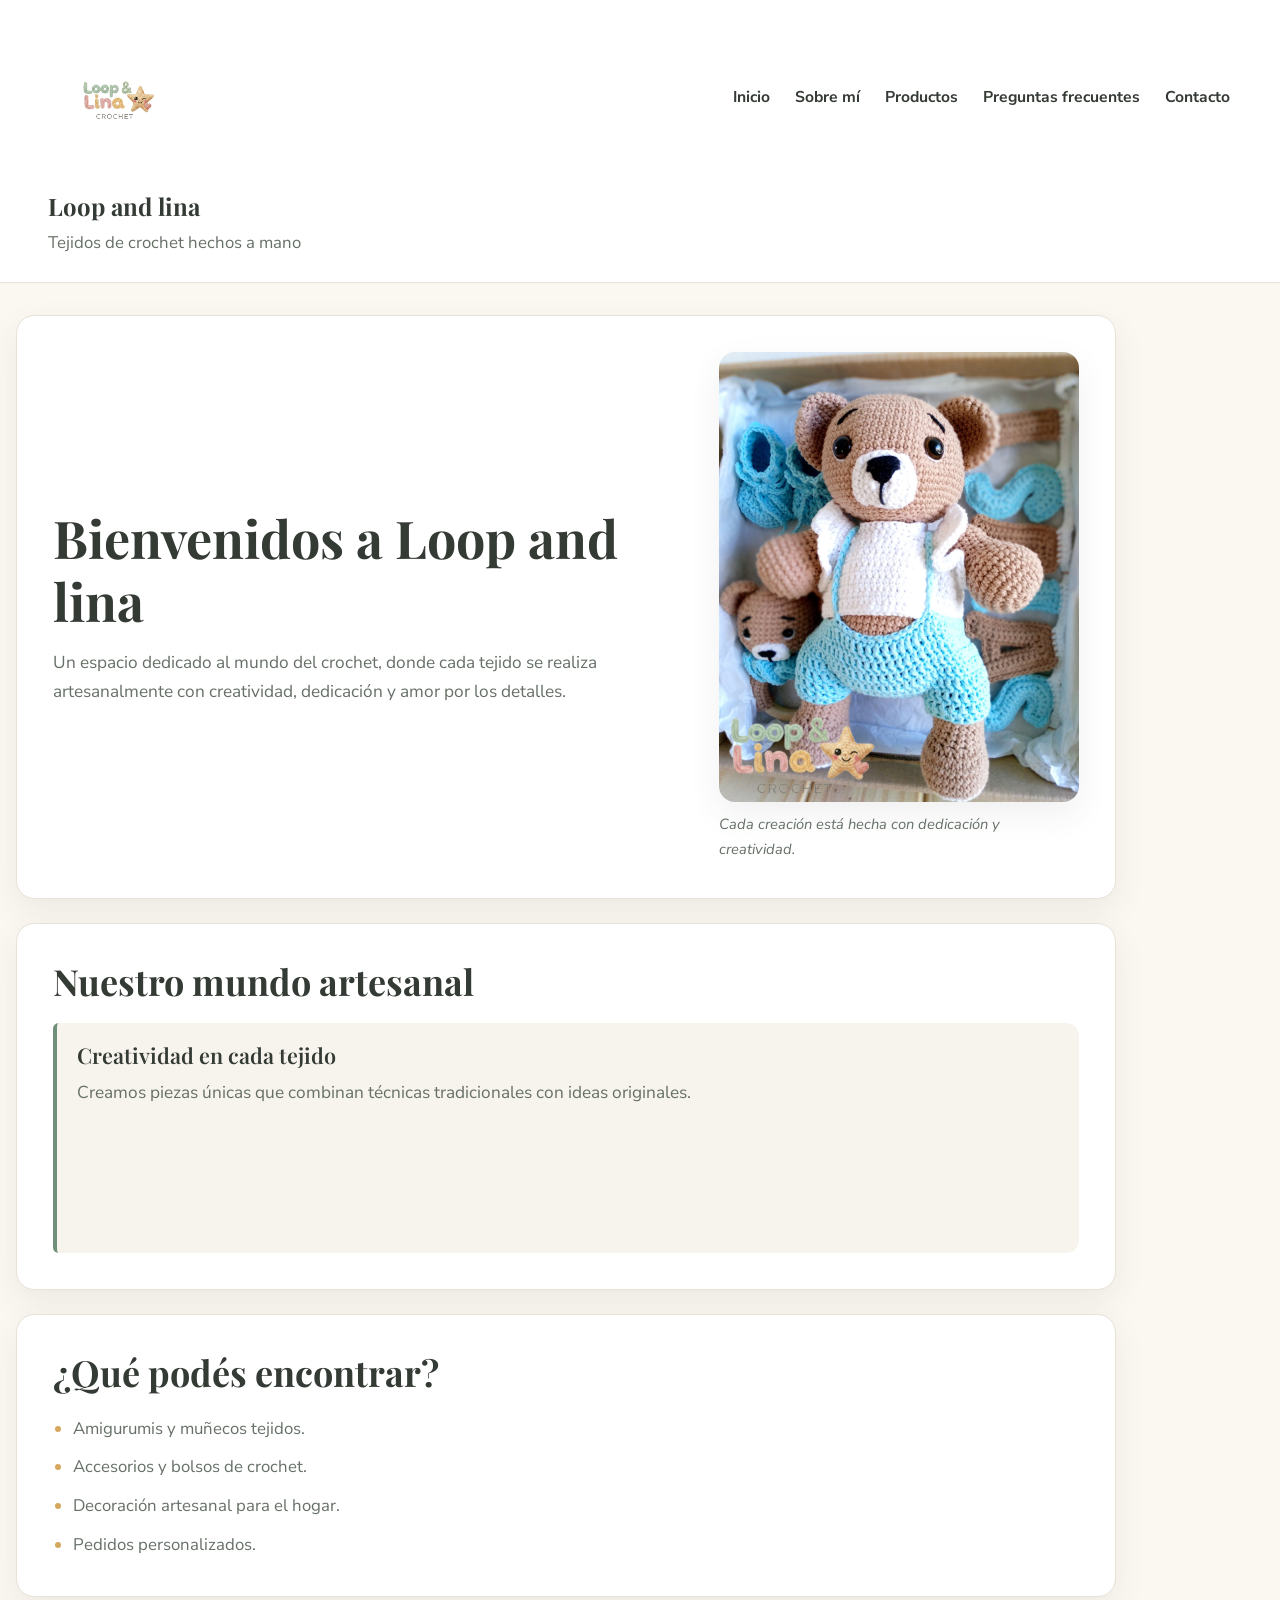
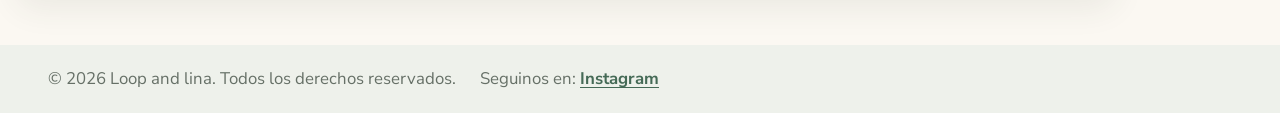
<file: index.html>
<!DOCTYPE html>
<html lang="es">
    <head>
        <meta charset="UTF-8">
        <meta name="viewport" content="width=device-width, initial-scale=1.0">
        <link rel="preconnect" href="https://fonts.googleapis.com">
        <link rel="preconnect" href="https://fonts.gstatic.com" crossorigin>
        <link href="https://fonts.googleapis.com/css2?family=Nunito+Sans:wght@400;500;600;700;800&family=Playfair+Display:wght@600;700&display=swap" rel="stylesheet">
        <link rel="stylesheet" href="./styles/styles.css">
        <title>Loop and lina | Tejidos de Crochet</title>
        <link rel="shortcut icon" href="./assets/logo-loop-and-lina.png" type="image/x-icon">
    </head>
    <body class="site-body">
        <header class="site-header">
            <nav class="primary-nav" aria-label="Navegación principal">
                <a class="brand-logo" href="index.html" aria-label="Ir al inicio">
                    <img src="images/logo-loop-and-lina.png" alt="Loop &amp; Lina Crochet" width="150" class="logo">
                </a>
                <ul>
                    <li><a href="index.html">Inicio</a></li>
                    <li><a href="pages/sobre mi.html">Sobre mí</a></li>
                    <li><a href="pages/productos.html">Productos</a></li>
                    <li><a href="pages/preguntas-frecuentes.html">Preguntas frecuentes</a></li>
                    <li><a href="pages/contacto.html">Contacto</a></li>
                </ul>
            </nav>
            <div class="brand-copy">
                <p>Loop and lina</p>
                <p>Tejidos de crochet hechos a mano</p>
            </div>
        </header>

        <main class="site-main">
            <section class="content-section home-hero">
                <div class="hero-copy">
                    <h1 class="page-title">Bienvenidos a Loop and lina</h1>
                    <p>
                        Un espacio dedicado al mundo del crochet, donde cada
                        tejido se realiza artesanalmente con creatividad,
                        dedicación y amor por los detalles.
                    </p>
                </div>
                <figure class="hero-image">
                    <img
                        src="images/osito-crochet.png"
                        alt="Osito tejido a crochet en tonos beige y celeste, junto a otros amigurumis"
                        width="500"
                    >
                    <figcaption>Cada creación está hecha con dedicación y creatividad.</figcaption>
                </figure>
            </section>

            <section class="content-section">
                <h2>Nuestro mundo artesanal</h2>
                <article class="content-card">
                    <h3>Creatividad en cada tejido</h3>
                    <p>
                        Creamos piezas únicas que combinan técnicas
                        tradicionales con ideas originales.
                    </p>
                </article>
            </section>

            <section class="content-section">
                <h2>¿Qué podés encontrar?</h2>
                <ul class="highlight-list">
                    <li>Amigurumis y muñecos tejidos.</li>
                    <li>Accesorios y bolsos de crochet.</li>
                    <li>Decoración artesanal para el hogar.</li>
                    <li>Pedidos personalizados.</li>
                </ul>
            </section>
        </main>

        <footer class="site-footer">
            <p>&copy; 2026 Loop and lina. Todos los derechos reservados.</p>
            <p>Seguinos en: <a href="https://www.instagram.com/loopandlina/?hl=es-la">Instagram</a></p>
        </footer>
    </body>
</html>
</file>
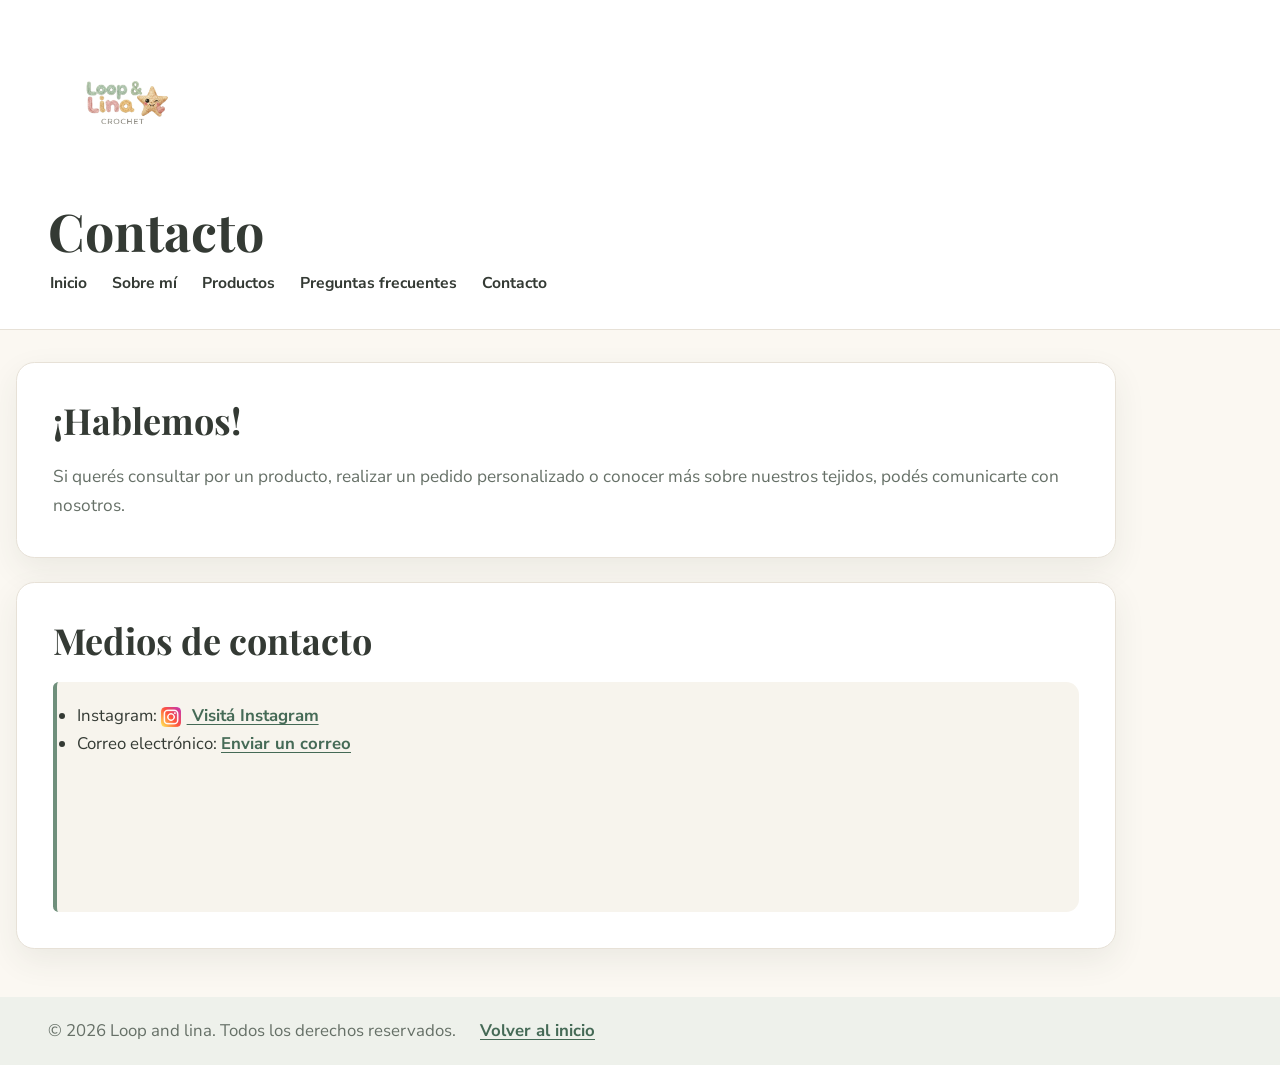
<file: pages/contacto.html>
<!DOCTYPE html>
<html lang="es">
    <head>
        <meta charset="UTF-8">
        <meta name="viewport" content="width=device-width, initial-scale=1.0">
        <link rel="preconnect" href="https://fonts.googleapis.com">
        <link rel="preconnect" href="https://fonts.gstatic.com" crossorigin>
        <link href="https://fonts.googleapis.com/css2?family=Nunito+Sans:wght@400;500;600;700;800&family=Playfair+Display:wght@600;700&display=swap" rel="stylesheet">
        <link rel="stylesheet" href="../styles/styles.css">
        <title>Contacto | Loop and lina</title>
        <link rel="shortcut icon" href="../assets/logo-loop-and-lina.png" type="image/x-icon">
    </head>
    <body class="site-body">

        <header class="site-header">

            <a href="../index.html" aria-label="Ir al inicio"><img src="../images/logo-loop-and-lina.png" alt="Loop &amp; Lina Crochet" width="150"></a>
            <h1 class="page-title">Contacto</h1>
            <nav class="primary-nav" aria-label="Navegación principal">
                <ul>
                    <li><a href="../index.html">Inicio</a></li>
                    <li><a href="sobre mi.html">Sobre mí</a></li>
                    <li><a href="productos.html">Productos</a></li>
                    <li><a href="preguntas-frecuentes.html">Preguntas frecuentes</a></li>
                    <li><a href="contacto.html">Contacto</a></li>
                </ul>
            </nav>
        </header>

        <main class="site-main">
            <section class="content-section">
                <h2>¡Hablemos!</h2>
                <p>
                    Si querés consultar por un producto, realizar
                    un pedido personalizado o conocer más sobre
                    nuestros tejidos, podés comunicarte con nosotros.
                </p>
            </section>

            <section class="content-section">
                <h2>Medios de contacto</h2>
                <article class="content-card">
                    <ul>
                        <li>
                            Instagram:
                            <a href="https://www.instagram.com/loopandlina/?hl=es-la" target="_blank">
                            <img src="../logos/instagram.png" alt="Logo de Instagram" class="rrss">
                            Visitá Instagram
                            </a>
                        </li>

                        <li>
                            Correo electrónico:
                            <a href="mailto:Diana_Ec.Arg@hotmail.com">
                            Enviar un correo
                            </a>
                        </li>
                    </ul>
                </article>
            </section>
        </main>

        <footer class="site-footer">
            <p>&copy; 2026 Loop and lina. Todos los derechos reservados.</p>
            <a href="../index.html">Volver al inicio</a>
        </footer>

    </body>
</html>
</file>
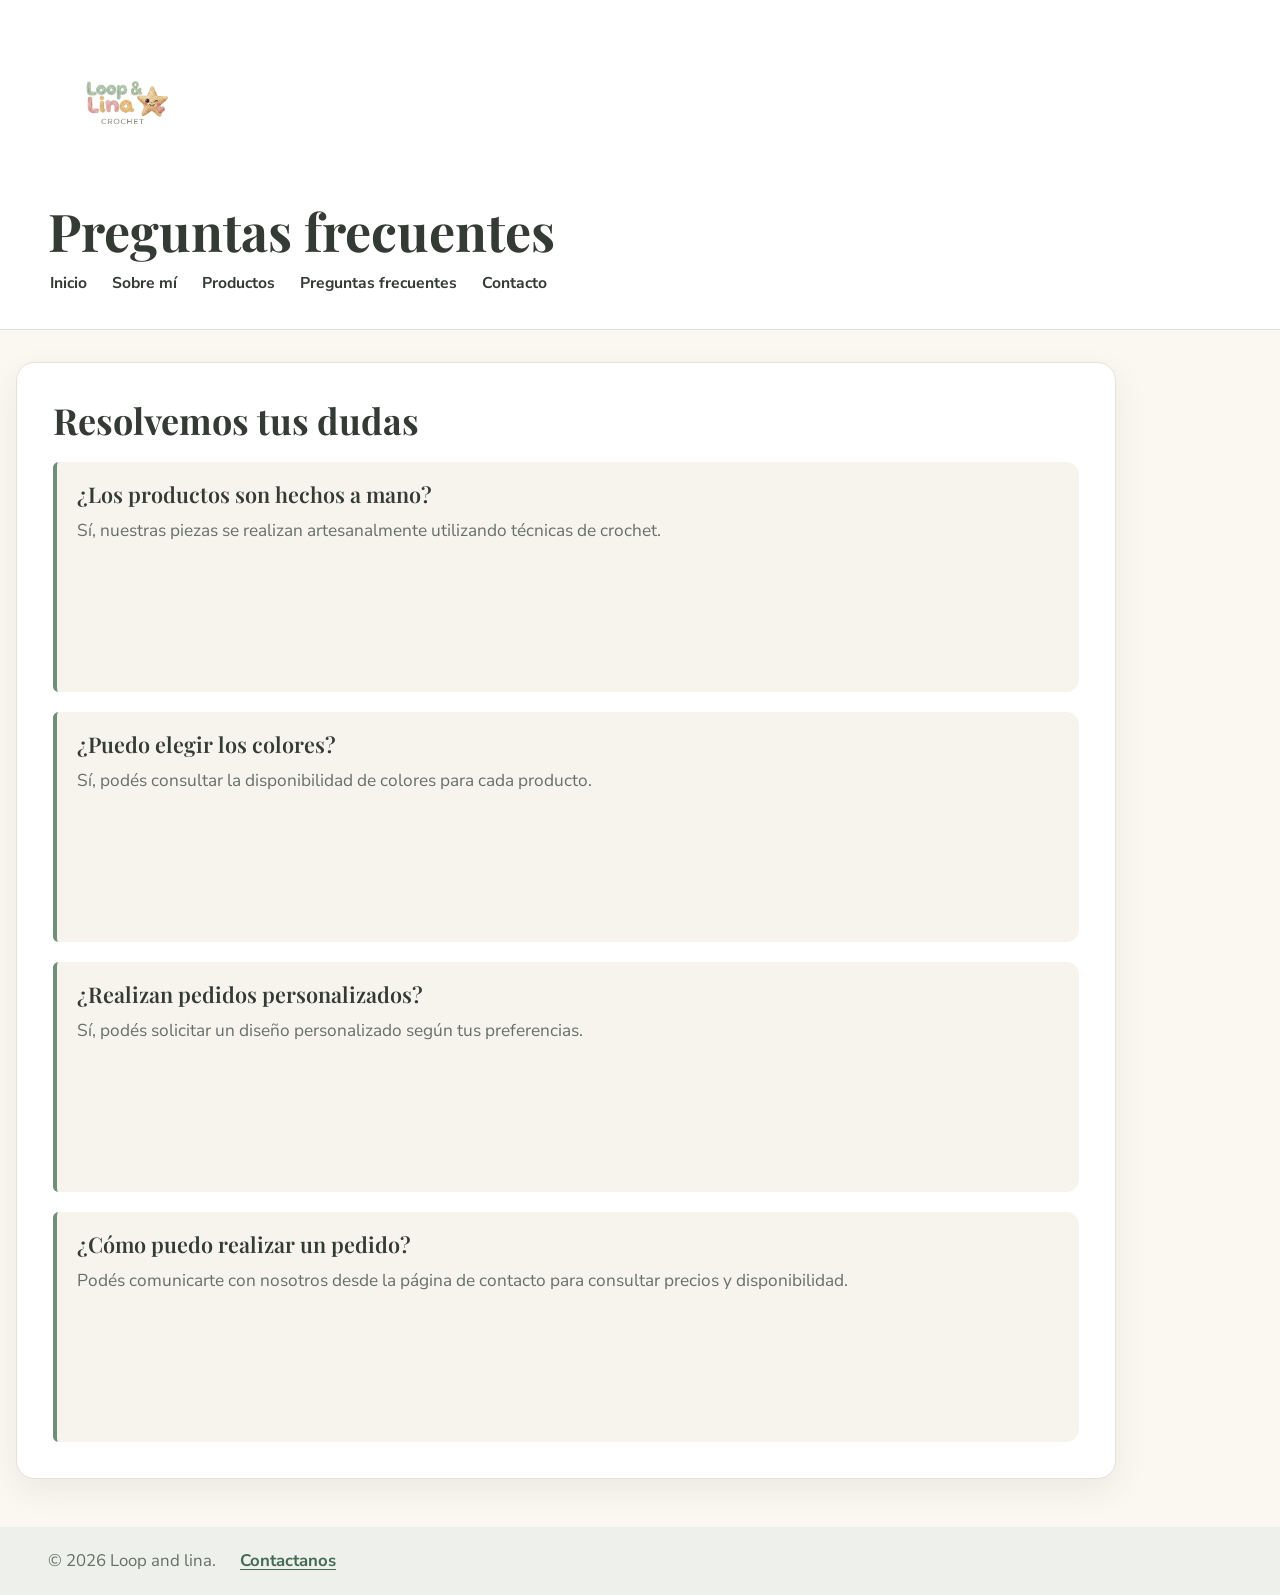
<file: pages/preguntas-frecuentes.html>
<!DOCTYPE html>
<html lang="es">
    <head>
        <meta charset="UTF-8">
        <meta name="viewport" content="width=device-width, initial-scale=1.0">
        <link rel="preconnect" href="https://fonts.googleapis.com">
        <link rel="preconnect" href="https://fonts.gstatic.com" crossorigin>
        <link href="https://fonts.googleapis.com/css2?family=Nunito+Sans:wght@400;500;600;700;800&family=Playfair+Display:wght@600;700&display=swap" rel="stylesheet">
        <link rel="stylesheet" href="../styles/styles.css">
        <title>Preguntas frecuentes | Loopandlina</title>
        <link rel="shortcut icon" href="../assets/logo-loop-and-lina.png" type="image/x-icon">
    </head>
    <body class="site-body">

        <header class="site-header">

            <a href="../index.html" aria-label="Ir al inicio"><img src="../images/logo-loop-and-lina.png" alt="Loop &amp; Lina Crochet" width="150"></a>
            <h1 class="page-title">Preguntas frecuentes</h1>
            <nav class="primary-nav" aria-label="Navegación principal">
                <ul>
                    <li><a href="../index.html">Inicio</a></li>
                    <li><a href="sobre mi.html">Sobre mí</a></li>
                    <li><a href="productos.html">Productos</a></li>
                    <li><a href="preguntas-frecuentes.html">Preguntas frecuentes</a></li>
                    <li><a href="contacto.html">Contacto</a></li>
                </ul>
            </nav>
        </header>

        <main class="site-main">
            <section class="content-section">
                <h2>Resolvemos tus dudas</h2>

                <article class="content-card">
                    <h3>¿Los productos son hechos a mano?</h3>
                    <p>
                        Sí, nuestras piezas se realizan artesanalmente
                        utilizando técnicas de crochet.
                    </p>
                </article>

                <article class="content-card">
                    <h3>¿Puedo elegir los colores?</h3>
                    <p>
                        Sí, podés consultar la disponibilidad de colores
                        para cada producto.
                    </p>
                </article>

                <article class="content-card">
                    <h3>¿Realizan pedidos personalizados?</h3>
                    <p>
                        Sí, podés solicitar un diseño personalizado
                        según tus preferencias.
                    </p>
                </article>

                <article class="content-card">
                    <h3>¿Cómo puedo realizar un pedido?</h3>
                    <p>
                        Podés comunicarte con nosotros desde la página
                        de contacto para consultar precios y disponibilidad.
                    </p>
                </article>
            </section>
        </main>

        <footer class="site-footer">
            <p>&copy; 2026 Loop and lina.</p>
            <a href="contacto.html">Contactanos</a>
        </footer>

    </body>
</html>
</file>
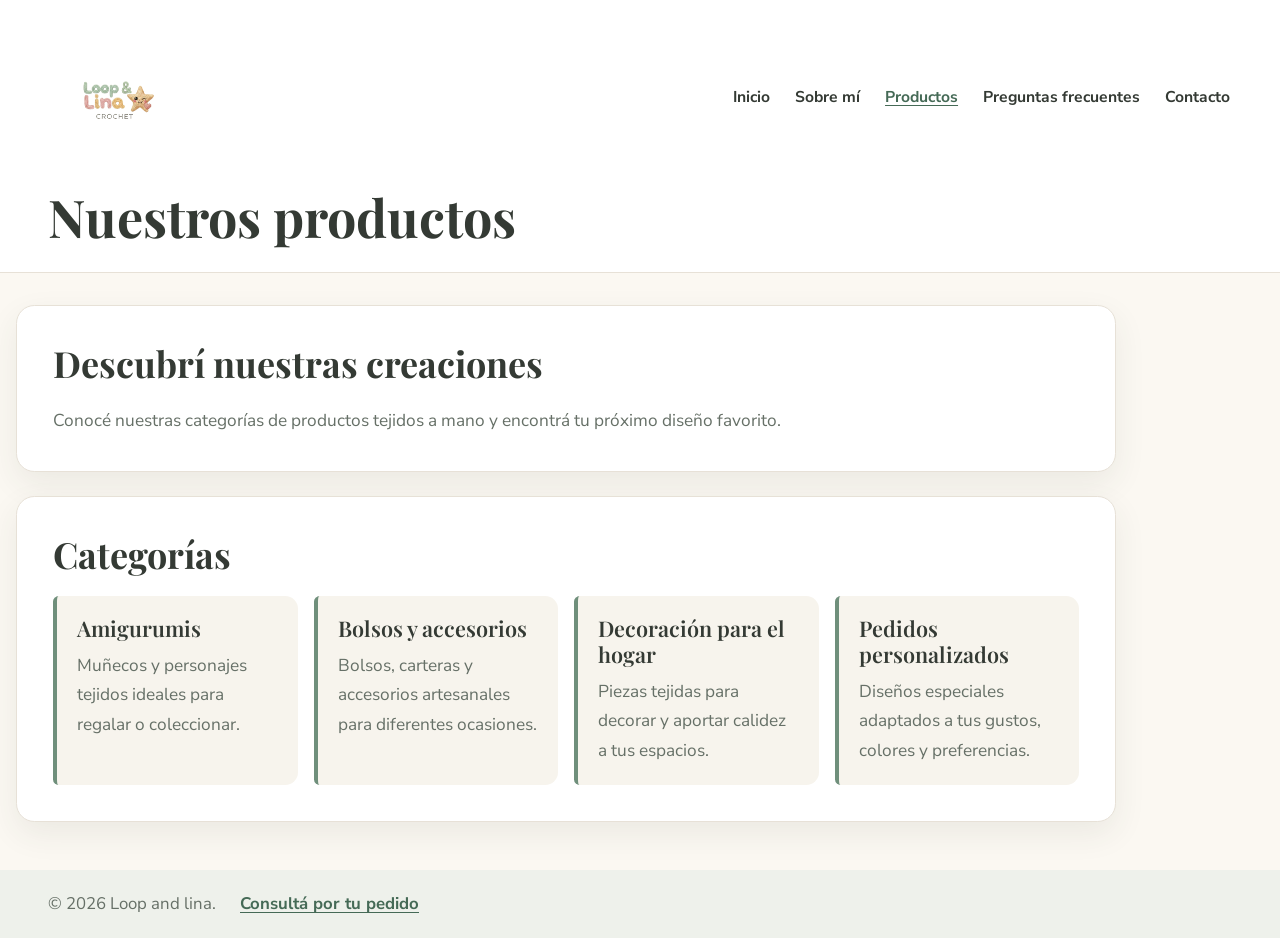
<file: pages/productos.html>
<!DOCTYPE html>
<html lang="es">
    <head>
        <meta charset="UTF-8">
        <meta name="viewport" content="width=device-width, initial-scale=1.0">
        <link rel="preconnect" href="https://fonts.googleapis.com">
        <link rel="preconnect" href="https://fonts.gstatic.com" crossorigin>
        <link href="https://fonts.googleapis.com/css2?family=Nunito+Sans:wght@400;500;600;700;800&family=Playfair+Display:wght@600;700&display=swap" rel="stylesheet">
        <link rel="stylesheet" href="../styles/styles.css">
        <title>Productos | Loop and lina</title>
        <link rel="shortcut icon" href="../assets/logo-loop-and-lina.png" type="image/x-icon">
    </head>
    <body class="site-body">
        <header class="site-header">
            <nav class="primary-nav" aria-label="Navegación principal">
                <a class="brand-logo" href="../index.html" aria-label="Ir al inicio">
                    <img src="../images/logo-loop-and-lina.png" alt="Loop &amp; Lina Crochet" width="150" class="logo">
                </a>
                <ul>
                    <li><a href="../index.html">Inicio</a></li>
                    <li><a href="sobre mi.html">Sobre mí</a></li>
                    <li><a href="productos.html" aria-current="page">Productos</a></li>
                    <li><a href="preguntas-frecuentes.html">Preguntas frecuentes</a></li>
                    <li><a href="contacto.html">Contacto</a></li>
                </ul>
            </nav>
            <h1 class="page-title">Nuestros productos</h1>
        </header>

        <main class="site-main">
            <section class="content-section">
                <h2>Descubrí nuestras creaciones</h2>
                <p>
                    Conocé nuestras categorías de productos tejidos
                    a mano y encontrá tu próximo diseño favorito.
                </p>
            </section>

            <section class="content-section">
                <h2>Categorías</h2>
                <div class="product-grid">
                    <article class="content-card">
                        <h3>Amigurumis</h3>
                        <p>Muñecos y personajes tejidos ideales para regalar o coleccionar.</p>
                    </article>
                    <article class="content-card">
                        <h3>Bolsos y accesorios</h3>
                        <p>Bolsos, carteras y accesorios artesanales para diferentes ocasiones.</p>
                    </article>
                    <article class="content-card">
                        <h3>Decoración para el hogar</h3>
                        <p>Piezas tejidas para decorar y aportar calidez a tus espacios.</p>
                    </article>
                    <article class="content-card">
                        <h3>Pedidos personalizados</h3>
                        <p>Diseños especiales adaptados a tus gustos, colores y preferencias.</p>
                    </article>
                </div>
            </section>
        </main>

        <footer class="site-footer">
            <p>&copy; 2026 Loop and lina.</p>
            <a href="contacto.html">Consultá por tu pedido</a>
        </footer>
    </body>
</html>
</file>
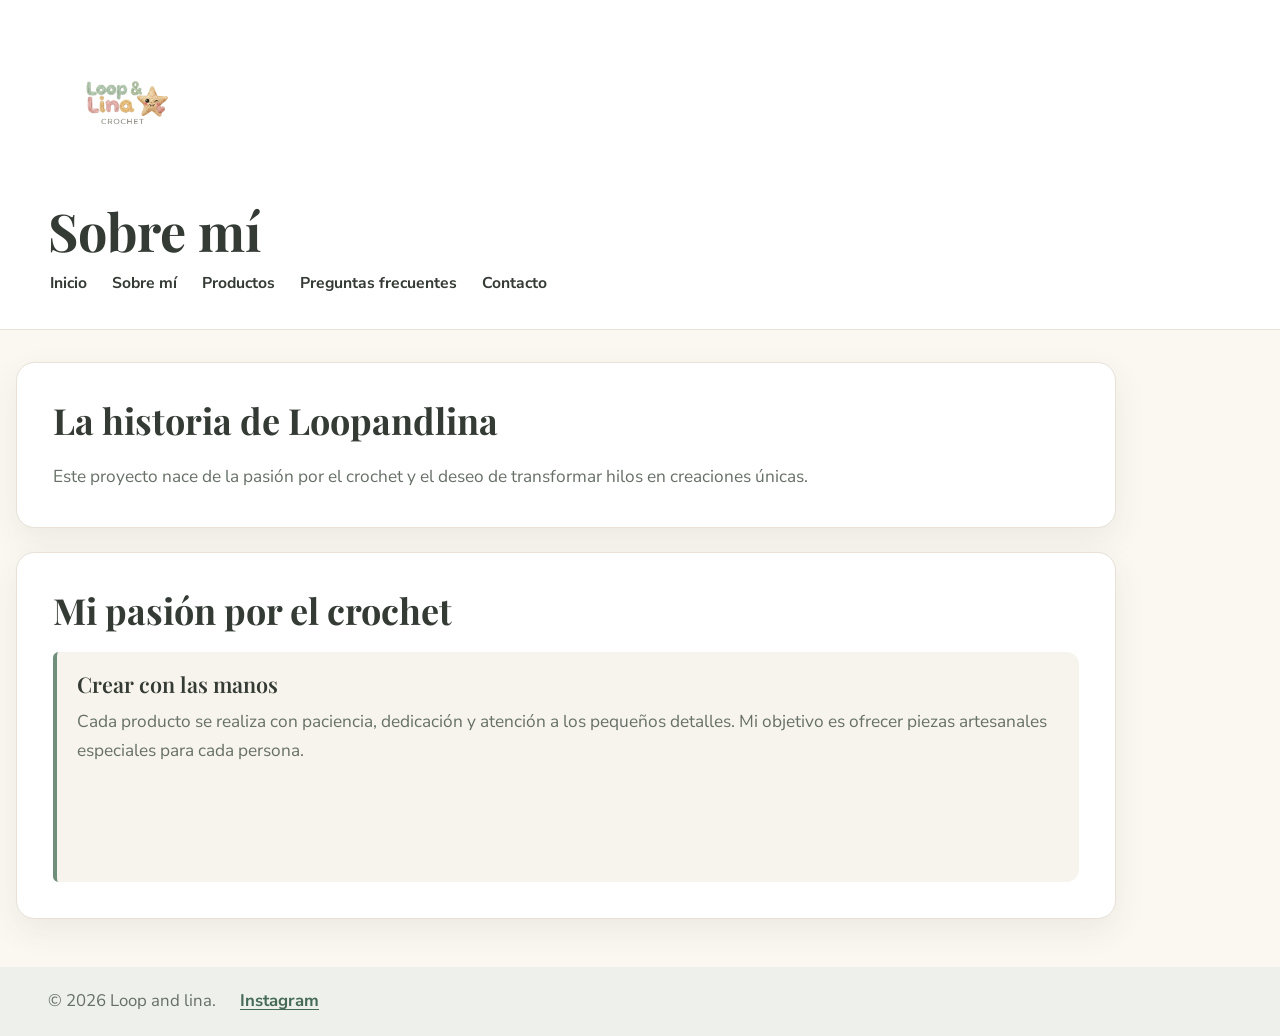
<file: pages/sobre mi.html>
<!DOCTYPE html>
<html lang="es">
    <head>
        <meta charset="UTF-8">
        <meta name="viewport" content="width=device-width, initial-scale=1.0">
        <link rel="preconnect" href="https://fonts.googleapis.com">
        <link rel="preconnect" href="https://fonts.gstatic.com" crossorigin>
        <link href="https://fonts.googleapis.com/css2?family=Nunito+Sans:wght@400;500;600;700;800&family=Playfair+Display:wght@600;700&display=swap" rel="stylesheet">
        <link rel="stylesheet" href="../styles/styles.css">
        <title>Sobre mí | Loop and lina</title>
        <link rel="shortcut icon" href="../assets/logo-loop-and-lina.png" type="image/x-icon">
    </head>
    <body class="site-body">

        <header class="site-header">

            <a href="../index.html" aria-label="Ir al inicio"><img src="../images/logo-loop-and-lina.png" alt="Loop &amp; Lina Crochet" width="150"></a>
            <h1 class="page-title">Sobre mí</h1>
            <nav class="primary-nav" aria-label="Navegación principal">
                <ul>
                    <li><a href="../index.html">Inicio</a></li>
                    <li><a href="sobre mi.html">Sobre mí</a></li>
                    <li><a href="productos.html">Productos</a></li>
                    <li><a href="preguntas-frecuentes.html">Preguntas frecuentes</a></li>
                    <li><a href="contacto.html">Contacto</a></li>
                </ul>
            </nav>
        </header>

        <main class="site-main">
            <section class="content-section">
                <h2>La historia de Loopandlina</h2>
                <p>
                    Este proyecto nace de la pasión por el crochet y
                    el deseo de transformar hilos en creaciones únicas.
                </p>
            </section>

            <section class="content-section">
                <h2>Mi pasión por el crochet</h2>
                <article class="content-card">
                    <h3>Crear con las manos</h3>
                    <p>
                        Cada producto se realiza con paciencia,
                        dedicación y atención a los pequeños detalles.
                        Mi objetivo es ofrecer piezas artesanales
                        especiales para cada persona.
                    </p>
                </article>
            </section>
        </main>

        <footer class="site-footer">
            <p>&copy; 2026 Loop and lina.</p>
            <a href="https://www.instagram.com/loopandlina/?hl=es-la">Instagram</a>
        </footer>

    </body>
</html>
</file>
<file: styles/styles.css>
* {
  margin: 0;
  padding: 0;
}

/* Box sizing universal */

*,
*::before,
*::after {
  box-sizing: border-box;
}

/* Paleta y tipografía */
:root {
  --color-primary: #6F8F7B;
  --color-secondary: #E8C9C1;
  --color-accent: #D5A85E;
  --color-ink: #343A34;
  --color-muted: #667067;
  --color-background: #FBF8F2;
  --color-surface: #FFFFFF;
  --color-border: #E7E1D7;
  --shadow-soft: 0 12px 32px rgba(52, 58, 52, 0.08);
}

/* Estilos generales */
.site-body {
  min-height: 100vh;
  background: var(--color-background);
  color: var(--color-ink);
  font-family: 'Nunito Sans', Arial, sans-serif;
  font-size: 1.05rem;
  line-height: 1.7;
}

.site-body a {
  color: #456A56;
  font-weight: 700;
  text-decoration-thickness: 1px;
  text-underline-offset: 0.2em;
}

.site-body a:hover,
.site-body a:focus-visible {
  color: #8B5E50;
}

/* Encabezado y navbar flexible */
.site-header {
  padding: 1.5rem clamp(1rem, 4vw, 3rem);
  background: var(--color-surface);
  border-bottom: 1px solid var(--color-border);
}

.primary-nav {
  display: flex;
  align-items: center;
  justify-content: space-between;
  gap: 2rem;
}

.brand-logo {
  display: block;
  flex: 0 0 auto;
  line-height: 0;
}

.site-header .logo {
  display: block;
  width: min(130px, 28vw);
  height: auto;
}

.primary-nav ul {
  display: flex;
  align-items: center;
  justify-content: flex-end;
  flex-wrap: wrap;
  gap: 0.5rem 1.25rem;
  list-style: none;
}

.primary-nav a {
  display: inline-block;
  padding: 0.5rem 0.15rem;
  color: var(--color-ink);
  font-size: 0.98rem;
  text-decoration: none;
}

.primary-nav a:hover,
.primary-nav a:focus-visible,
.primary-nav a[aria-current="page"] {
  color: #456A56;
  text-decoration: underline;
}

.brand-copy {
  display: flex;
  flex-direction: column;
  gap: 0.15rem;
  margin-top: 1rem;
}

.brand-copy p:first-child {
  color: var(--color-ink);
  font-family: 'Playfair Display', Georgia, serif;
  font-size: 1.5rem;
  font-weight: 700;
}

.brand-copy p:last-child {
  color: var(--color-muted);
}

.site-header > .page-title {
  margin-top: 1rem;
}

/* Contenido y box model */
.site-main {
  width: min(calc(100% - 2rem), 1100px);
  margin: 2rem 1rem;
}

.content-section {
  display: flex;
  flex-direction: column;
  gap: 1.25rem;
  margin-bottom: 1.5rem;
  padding: clamp(20px, 4vw, 36px);
  background: var(--color-surface);
  border: 1px solid var(--color-border);
  border-radius: 1.15rem;
  box-shadow: var(--shadow-soft);
}

.page-title,
.content-section h2,
.content-card h3 {
  color: var(--color-ink);
  font-family: 'Playfair Display', Georgia, serif;
  line-height: 1.2;
}

.page-title {
  font-size: clamp(2.25rem, 5vw, 3.25rem);
  font-weight: 700;
}

.content-section h2 {
  font-size: clamp(1.65rem, 3.5vw, 2.25rem);
  font-weight: 700;
}

.content-card h3 {
  margin-bottom: 0.55rem;
  font-size: 1.35rem;
  font-weight: 600;
}

.content-section p,
.content-card p {
  color: var(--color-muted);
  font-size: 1.08rem;
}

/* Portada y secciones en Flexbox */
.home-hero {
  flex-direction: row;
  align-items: center;
  gap: clamp(1.5rem, 4vw, 3rem);
}

.hero-copy {
  display: flex;
  flex: 1 1 20rem;
  flex-direction: column;
  gap: 1rem;
}

.hero-image {
  flex: 0 1 360px;
}

.hero-image img {
  display: block;
  width: 100%;
  height: auto;
  border-radius: 1rem;
  box-shadow: var(--shadow-soft);
}

.hero-image figcaption {
  margin-top: 0.65rem;
  color: var(--color-muted);
  font-size: 0.92rem;
  font-style: italic;
}

.highlight-list {
  display: flex;
  flex-direction: column;
  gap: 0.65rem;
  padding-left: 1.25rem;
  color: var(--color-muted);
}

.highlight-list li::marker {
  color: var(--color-accent);
}

.product-grid {
  display: flex;
  flex-wrap: wrap;
  gap: 1rem;
}

.content-card {
  flex: 1 1 230px;
  padding: 20px;
  background: #F7F4ED;
  border-left: 4px solid var(--color-primary);
  border-radius: 0.35rem 0.8rem 0.8rem 0.35rem;
}

/* Pie de página e íconos */
.site-footer {
  display: flex;
  flex-wrap: wrap;
  align-items: center;
  gap: 0.5rem 1.5rem;
  margin-top: 3rem;
  padding: 20px clamp(1rem, 4vw, 3rem);
  background: #EEF1EB;
  color: var(--color-muted);
}

.rrss {
  width: 20px;
  height: 20px;
  margin-right: 0.35rem;
  object-fit: contain;
  vertical-align: middle;
}

/* Adaptación a pantallas pequeñas */
@media (max-width: 760px) {
  .primary-nav {
    align-items: flex-start;
    flex-wrap: wrap;
    gap: 0.75rem 1rem;
  }

  .primary-nav ul {
    justify-content: flex-start;
    gap: 0.25rem 0.75rem;
  }

  .home-hero {
    flex-direction: column;
    align-items: stretch;
  }

  .hero-image {
    flex-basis: auto;
    width: min(100%, 420px);
  }
}

@media (max-width: 480px) {
  .site-main {
    width: calc(100% - 1rem);
    margin: 1rem 0.5rem;
  }

  .content-section {
    border-radius: 0.85rem;
  }
}
</file>
